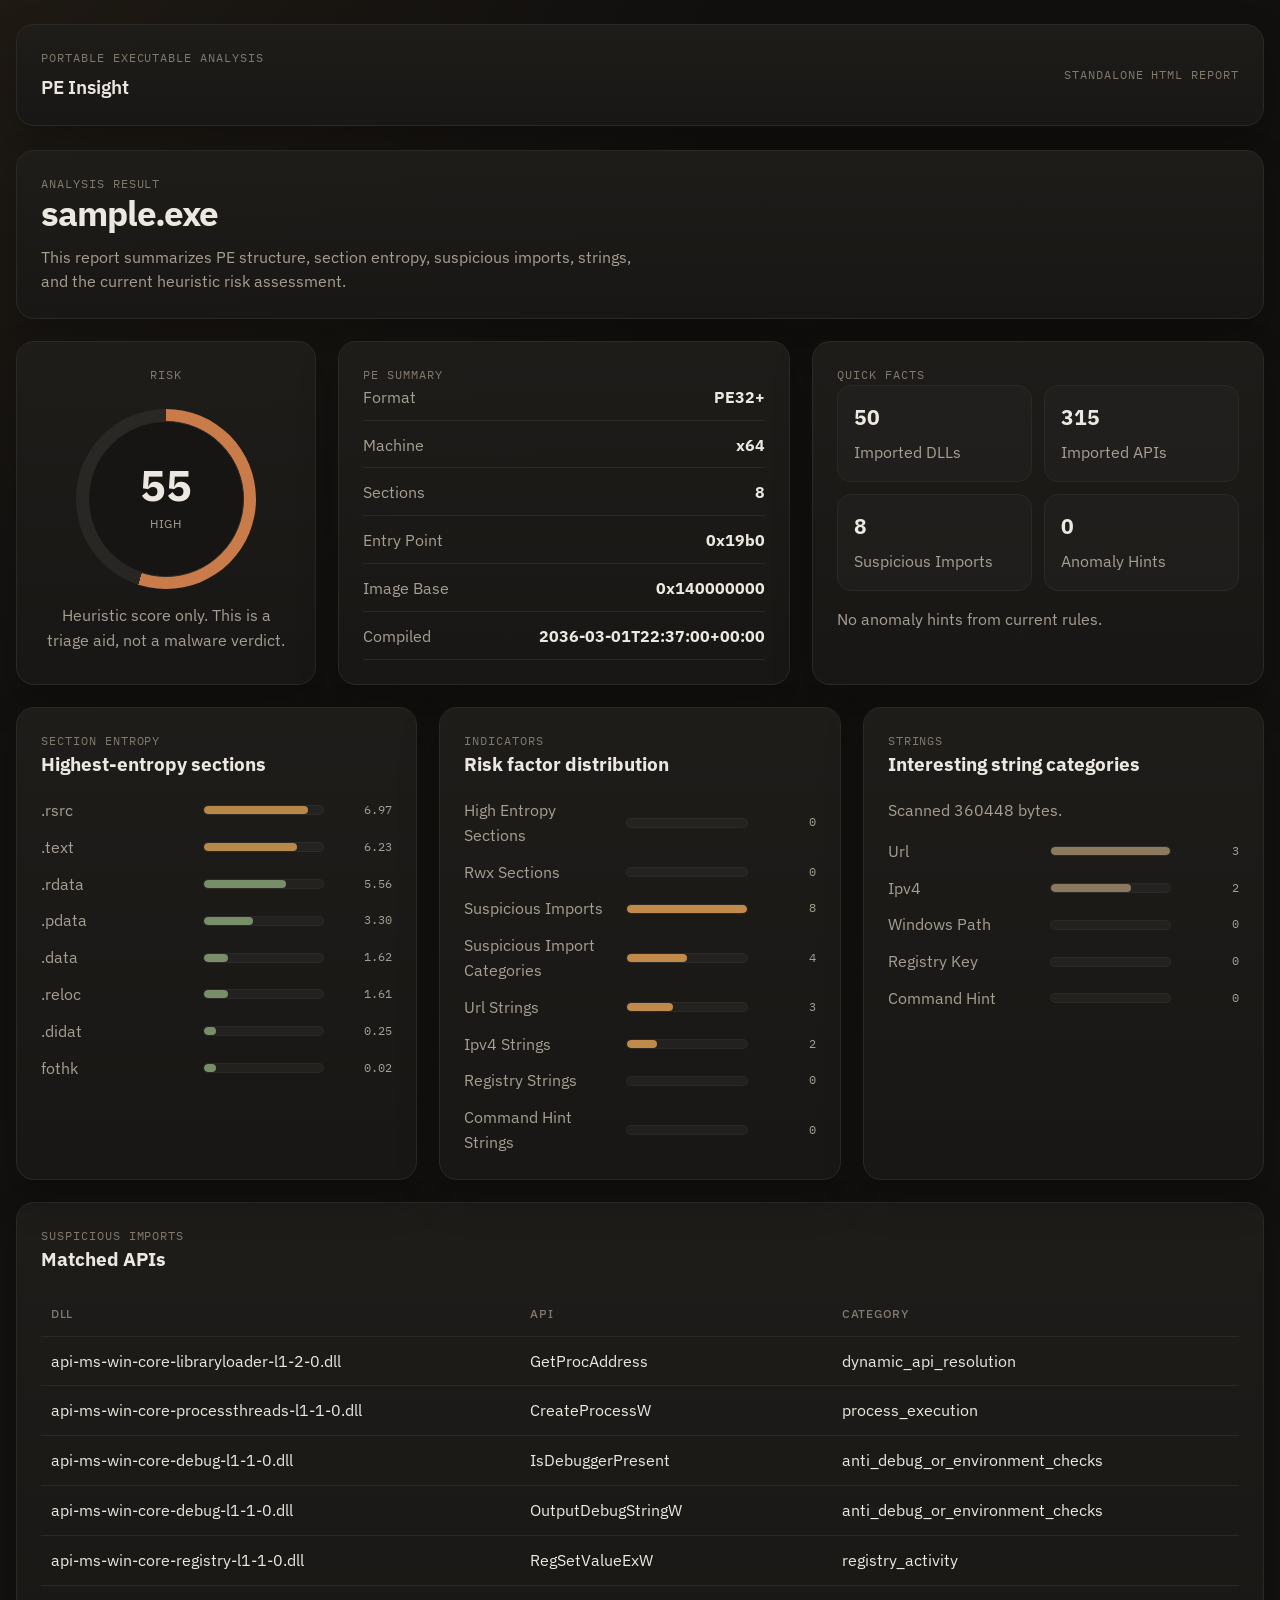
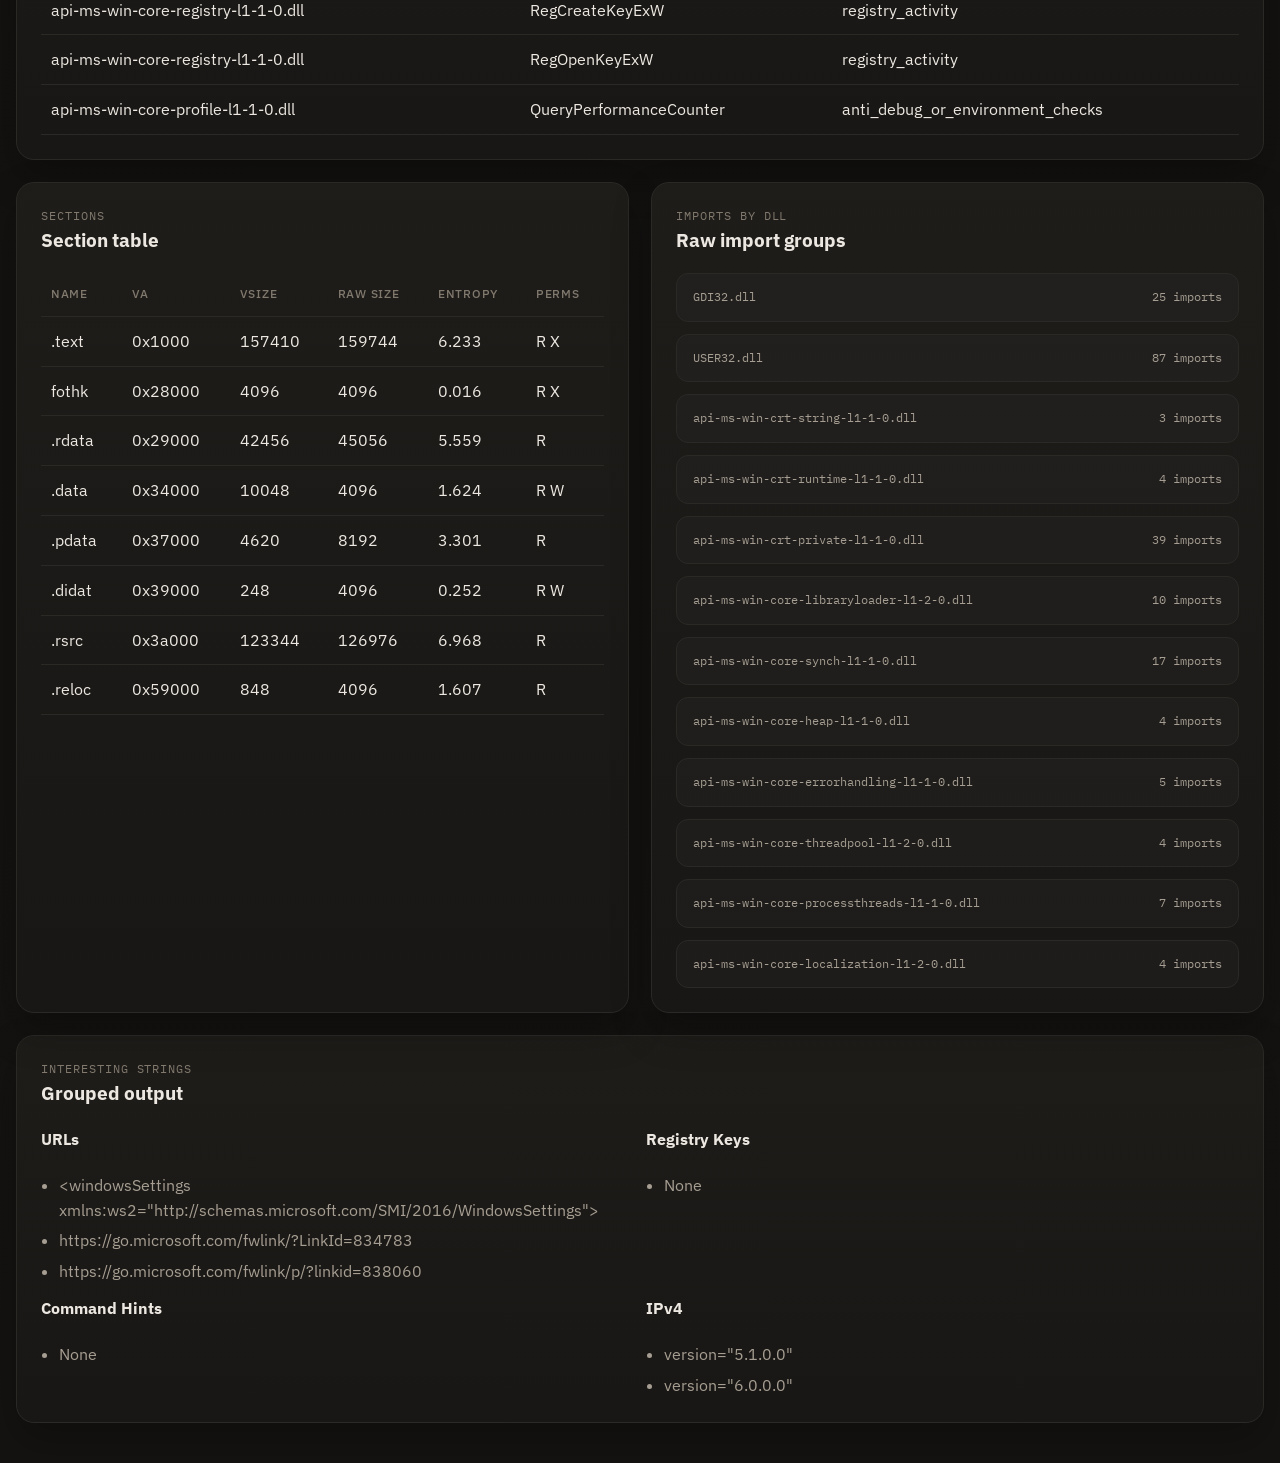
<file: output/sample_20260309_121741_report.html>
<!DOCTYPE html>
<html lang="en">
<head>
    <meta charset="UTF-8" />
    <meta name="viewport" content="width=device-width, initial-scale=1" />
    <title>PE Insight Report — sample.exe</title>

    <link rel="preconnect" href="https://fonts.googleapis.com">
    <link rel="preconnect" href="https://fonts.gstatic.com" crossorigin>
    <link href="https://fonts.googleapis.com/css2?family=IBM+Plex+Mono:wght@400;500;600&family=IBM+Plex+Sans:wght@400;500;600;700&display=swap" rel="stylesheet">

    <style>
        :root {
            --bg: #121110;
            --bg-elevated: #171513;
            --panel: #1b1917;
            --border: #2b2926;
            --border-strong: #393632;
            --text: #ece8e1;
            --text-soft: #a69e92;
            --text-faint: #81796e;
            --accent: #c08b4a;
            --success: #788e69;
            --warning: #b8874a;
            --danger: #b2674d;
            --shadow: 0 18px 40px rgba(0, 0, 0, 0.24);
            --radius-lg: 18px;
            --radius-md: 14px;
            --mono: "IBM Plex Mono", monospace;
            --sans: "IBM Plex Sans", sans-serif;
        }

        * { box-sizing: border-box; }
        body {
            margin: 0;
            background:
                radial-gradient(circle at top left, rgba(192, 139, 74, 0.08), transparent 22%),
                linear-gradient(180deg, #11100f 0%, #151311 100%);
            color: var(--text);
            font-family: var(--sans);
            line-height: 1.55;
        }

        .page {
            width: min(1280px, calc(100% - 32px));
            margin: 0 auto;
            padding: 24px 0 40px;
        }

        .panel {
            background: linear-gradient(180deg, rgba(31, 29, 26, 0.95), rgba(25, 23, 21, 0.95));
            border: 1px solid var(--border);
            border-radius: var(--radius-lg);
            box-shadow: var(--shadow);
            padding: 24px;
        }

        .header {
            display: flex;
            justify-content: space-between;
            gap: 16px;
            align-items: center;
            margin-bottom: 24px;
        }

        .section-label, .mono, .bar-value {
            font-family: var(--mono);
        }

        .section-label {
            color: var(--text-faint);
            font-size: 12px;
            text-transform: uppercase;
            letter-spacing: 0.08em;
        }

        h1, h2, h3, h4, p { margin-top: 0; }

        .title {
            margin: 4px 0 0;
            font-size: 1.2rem;
            font-weight: 600;
        }

        .page-title {
            font-size: 2.2rem;
            line-height: 1.1;
            letter-spacing: -0.03em;
            margin-bottom: 12px;
        }

        .lead {
            color: var(--text-soft);
            max-width: 60ch;
            margin-bottom: 0;
        }

        .overview-grid,
        .visual-grid,
        .detail-grid {
            display: grid;
            gap: 22px;
            margin-top: 22px;
        }

        .overview-grid {
            grid-template-columns: 300px 1fr 1fr;
        }

        .visual-grid {
            grid-template-columns: repeat(3, 1fr);
        }

        .detail-grid {
            grid-template-columns: 1fr 1fr;
        }

        .risk-panel {
            display: grid;
            gap: 14px;
            justify-items: center;
            align-content: start;
        }

        .risk-ring {
            width: 180px;
            height: 180px;
            border-radius: 50%;
            background:
                conic-gradient(var(--accent) 0deg, var(--accent) var(--score-angle), rgba(255,255,255,0.06) var(--score-angle), rgba(255,255,255,0.06) 360deg);
            display: grid;
            place-items: center;
            margin-top: 10px;
            position: relative;
        }

        .risk-ring::before {
            content: "";
            position: absolute;
            inset: 12px;
            border-radius: 50%;
            background: var(--bg-elevated);
            border: 1px solid var(--border);
        }

        .risk-ring-core {
            position: relative;
            z-index: 1;
            text-align: center;
        }

        .risk-ring-core strong {
            display: block;
            font-size: 2.7rem;
            line-height: 1;
        }

        .risk-ring-core span {
            display: block;
            margin-top: 8px;
            font-size: 12px;
            color: var(--text-soft);
            letter-spacing: 0.08em;
        }

        .risk-low { --accent: var(--success); }
        .risk-medium { --accent: var(--warning); }
        .risk-high { --accent: #c97b49; }
        .risk-critical { --accent: var(--danger); }

        .kv-grid,
        .metric-grid,
        .bar-chart,
        .accordion-stack,
        .string-grid {
            display: grid;
            gap: 12px;
        }

        .kv-grid div {
            display: flex;
            justify-content: space-between;
            gap: 16px;
            border-bottom: 1px solid var(--border);
            padding-bottom: 10px;
        }

        .kv-grid span,
        .lead,
        .clean-list,
        .bar-label,
        .metric-card span {
            color: var(--text-soft);
        }

        .metric-grid {
            grid-template-columns: repeat(2, 1fr);
            margin-bottom: 16px;
        }

        .metric-card {
            border: 1px solid var(--border);
            border-radius: var(--radius-md);
            background: rgba(255,255,255,0.02);
            padding: 16px;
        }

        .metric-card strong {
            display: block;
            font-size: 1.3rem;
            margin-bottom: 6px;
        }

        .subtle-list {
            display: grid;
            gap: 8px;
            color: var(--text-soft);
        }

        .bar-row {
            display: grid;
            grid-template-columns: 150px 1fr 56px;
            gap: 12px;
            align-items: center;
        }

        .bar-track {
            height: 10px;
            border-radius: 999px;
            background: rgba(255, 255, 255, 0.04);
            overflow: hidden;
            border: 1px solid rgba(255,255,255,0.03);
        }

        .bar-fill {
            height: 100%;
            border-radius: 999px;
        }

        .bar-fill.level-low { background: var(--success); }
        .bar-fill.level-medium { background: var(--warning); }
        .bar-fill.level-high { background: var(--danger); }
        .bar-fill.level-neutral { background: var(--accent); }
        .bar-fill.level-soft { background: #8c7a60; }

        .bar-value {
            color: var(--text-soft);
            font-size: 12px;
            text-align: right;
        }

        .table-wrap { overflow-x: auto; }
        table { width: 100%; border-collapse: collapse; }
        th, td {
            padding: 12px 10px;
            text-align: left;
            border-bottom: 1px solid var(--border);
            vertical-align: top;
        }
        th {
            color: var(--text-faint);
            font-size: 12px;
            font-weight: 500;
            text-transform: uppercase;
            letter-spacing: 0.06em;
        }

        details {
            border: 1px solid var(--border);
            border-radius: 12px;
            background: rgba(255,255,255,0.02);
            overflow: hidden;
        }

        summary {
            list-style: none;
            display: flex;
            justify-content: space-between;
            gap: 16px;
            padding: 14px 16px;
            cursor: pointer;
            color: var(--text-soft);
            font-family: var(--mono);
            font-size: 12px;
        }

        summary::-webkit-details-marker { display: none; }

        .fold-body { padding: 0 16px 16px; }

        .token-wrap {
            display: flex;
            flex-wrap: wrap;
            gap: 8px;
        }

        .token {
            padding: 7px 10px;
            border-radius: 999px;
            border: 1px solid var(--border);
            background: rgba(255,255,255,0.03);
            color: var(--text-soft);
            font-family: var(--mono);
            font-size: 11px;
        }

        .string-grid {
            grid-template-columns: repeat(2, 1fr);
        }

        .clean-list {
            margin: 0;
            padding-left: 18px;
        }

        .clean-list li + li { margin-top: 6px; }

        @media (max-width: 1120px) {
            .overview-grid,
            .visual-grid,
            .detail-grid {
                grid-template-columns: 1fr;
            }
        }

        @media (max-width: 760px) {
            .page {
                width: min(100% - 20px, 1280px);
            }

            .header {
                flex-direction: column;
                align-items: flex-start;
            }

            .metric-grid,
            .string-grid {
                grid-template-columns: 1fr;
            }

            .bar-row {
                grid-template-columns: 1fr;
            }

            .bar-value {
                text-align: left;
            }

            .panel {
                padding: 18px;
            }
        }
    </style>
</head>
<body>
    <div class="page">
        <section class="panel header">
            <div>
                <div class="section-label">Portable Executable Analysis</div>
                <h1 class="title">PE Insight</h1>
            </div>
            <div class="section-label">Standalone HTML Report</div>
        </section>

        <section class="panel">
            <div class="section-label">Analysis Result</div>
            <h2 class="page-title">sample.exe</h2>
            <p class="lead">
                This report summarizes PE structure, section entropy, suspicious imports,
                strings, and the current heuristic risk assessment.
            </p>
        </section>

        <section class="overview-grid">
            <article class="panel risk-panel">
                <div class="section-label">Risk</div>
<div
    class="risk-ring risk-high"
    data-score-angle="198.0"
>                    <div class="risk-ring-core">
                        <strong>55</strong>
                        <span>HIGH</span>
                    </div>
                </div>
                <p class="lead" style="text-align:center;">Heuristic score only. This is a triage aid, not a malware verdict.</p>
            </article>

            <article class="panel">
                <div class="section-label">PE Summary</div>
                <div class="kv-grid">
                    <div><span>Format</span><strong>PE32+</strong></div>
                    <div><span>Machine</span><strong>x64</strong></div>
                    <div><span>Sections</span><strong>8</strong></div>
                    <div><span>Entry Point</span><strong>0x19b0</strong></div>
                    <div><span>Image Base</span><strong>0x140000000</strong></div>
                    <div><span>Compiled</span><strong>2036-03-01T22:37:00+00:00</strong></div>
                </div>
            </article>

            <article class="panel">
                <div class="section-label">Quick Facts</div>
                <div class="metric-grid">
                    
                        <div class="metric-card">
                            <strong>50</strong>
                            <span>Imported DLLs</span>
                        </div>
                    
                        <div class="metric-card">
                            <strong>315</strong>
                            <span>Imported APIs</span>
                        </div>
                    
                        <div class="metric-card">
                            <strong>8</strong>
                            <span>Suspicious Imports</span>
                        </div>
                    
                        <div class="metric-card">
                            <strong>0</strong>
                            <span>Anomaly Hints</span>
                        </div>
                    
                </div>

                <div class="subtle-list">
                    
                        <div>No anomaly hints from current rules.</div>
                    
                </div>
            </article>
        </section>

        <section class="visual-grid">
            <article class="panel">
                <div class="section-label">Section Entropy</div>
                <h3>Highest-entropy sections</h3>
                <div class="bar-chart">
                    
                        <div class="bar-row">
                            <div class="bar-label">.rsrc</div>
                            <div class="bar-track">
                               <div class="bar-fill level-medium" data-bar-width="87"></div>
                            </div>
                            <div class="bar-value">6.97</div>
                        </div>
                    
                        <div class="bar-row">
                            <div class="bar-label">.text</div>
                            <div class="bar-track">
                               <div class="bar-fill level-medium" data-bar-width="78"></div>
                            </div>
                            <div class="bar-value">6.23</div>
                        </div>
                    
                        <div class="bar-row">
                            <div class="bar-label">.rdata</div>
                            <div class="bar-track">
                               <div class="bar-fill level-low" data-bar-width="69"></div>
                            </div>
                            <div class="bar-value">5.56</div>
                        </div>
                    
                        <div class="bar-row">
                            <div class="bar-label">.pdata</div>
                            <div class="bar-track">
                               <div class="bar-fill level-low" data-bar-width="41"></div>
                            </div>
                            <div class="bar-value">3.30</div>
                        </div>
                    
                        <div class="bar-row">
                            <div class="bar-label">.data</div>
                            <div class="bar-track">
                               <div class="bar-fill level-low" data-bar-width="20"></div>
                            </div>
                            <div class="bar-value">1.62</div>
                        </div>
                    
                        <div class="bar-row">
                            <div class="bar-label">.reloc</div>
                            <div class="bar-track">
                               <div class="bar-fill level-low" data-bar-width="20"></div>
                            </div>
                            <div class="bar-value">1.61</div>
                        </div>
                    
                        <div class="bar-row">
                            <div class="bar-label">.didat</div>
                            <div class="bar-track">
                               <div class="bar-fill level-low" data-bar-width="10"></div>
                            </div>
                            <div class="bar-value">0.25</div>
                        </div>
                    
                        <div class="bar-row">
                            <div class="bar-label">fothk</div>
                            <div class="bar-track">
                               <div class="bar-fill level-low" data-bar-width="10"></div>
                            </div>
                            <div class="bar-value">0.02</div>
                        </div>
                    
                </div>
            </article>

            <article class="panel">
                <div class="section-label">Indicators</div>
                <h3>Risk factor distribution</h3>
                <div class="bar-chart">
                    
                        <div class="bar-row">
                            <div class="bar-label">High Entropy Sections</div>
                            <div class="bar-track">
             <div class="bar-fill level-neutral" data-bar-width="0"></div>
                            </div>
                            <div class="bar-value">0</div>
                        </div>
                    
                        <div class="bar-row">
                            <div class="bar-label">Rwx Sections</div>
                            <div class="bar-track">
             <div class="bar-fill level-neutral" data-bar-width="0"></div>
                            </div>
                            <div class="bar-value">0</div>
                        </div>
                    
                        <div class="bar-row">
                            <div class="bar-label">Suspicious Imports</div>
                            <div class="bar-track">
             <div class="bar-fill level-neutral" data-bar-width="100"></div>
                            </div>
                            <div class="bar-value">8</div>
                        </div>
                    
                        <div class="bar-row">
                            <div class="bar-label">Suspicious Import Categories</div>
                            <div class="bar-track">
             <div class="bar-fill level-neutral" data-bar-width="50"></div>
                            </div>
                            <div class="bar-value">4</div>
                        </div>
                    
                        <div class="bar-row">
                            <div class="bar-label">Url Strings</div>
                            <div class="bar-track">
             <div class="bar-fill level-neutral" data-bar-width="38"></div>
                            </div>
                            <div class="bar-value">3</div>
                        </div>
                    
                        <div class="bar-row">
                            <div class="bar-label">Ipv4 Strings</div>
                            <div class="bar-track">
             <div class="bar-fill level-neutral" data-bar-width="25"></div>
                            </div>
                            <div class="bar-value">2</div>
                        </div>
                    
                        <div class="bar-row">
                            <div class="bar-label">Registry Strings</div>
                            <div class="bar-track">
             <div class="bar-fill level-neutral" data-bar-width="0"></div>
                            </div>
                            <div class="bar-value">0</div>
                        </div>
                    
                        <div class="bar-row">
                            <div class="bar-label">Command Hint Strings</div>
                            <div class="bar-track">
             <div class="bar-fill level-neutral" data-bar-width="0"></div>
                            </div>
                            <div class="bar-value">0</div>
                        </div>
                    
                </div>
            </article>

            <article class="panel">
                <div class="section-label">Strings</div>
                <h3>Interesting string categories</h3>
                <p class="lead" style="margin-bottom: 16px;">
    Scanned 360448 bytes.
</p>
                <div class="bar-chart">
                    
                        <div class="bar-row">
                            <div class="bar-label">Url</div>
                            <div class="bar-track">
                          <div class="bar-fill level-soft" data-bar-width="100"></div>
                            </div>
                            <div class="bar-value">3</div>
                        </div>
                    
                        <div class="bar-row">
                            <div class="bar-label">Ipv4</div>
                            <div class="bar-track">
                          <div class="bar-fill level-soft" data-bar-width="67"></div>
                            </div>
                            <div class="bar-value">2</div>
                        </div>
                    
                        <div class="bar-row">
                            <div class="bar-label">Windows Path</div>
                            <div class="bar-track">
                          <div class="bar-fill level-soft" data-bar-width="0"></div>
                            </div>
                            <div class="bar-value">0</div>
                        </div>
                    
                        <div class="bar-row">
                            <div class="bar-label">Registry Key</div>
                            <div class="bar-track">
                          <div class="bar-fill level-soft" data-bar-width="0"></div>
                            </div>
                            <div class="bar-value">0</div>
                        </div>
                    
                        <div class="bar-row">
                            <div class="bar-label">Command Hint</div>
                            <div class="bar-track">
                          <div class="bar-fill level-soft" data-bar-width="0"></div>
                            </div>
                            <div class="bar-value">0</div>
                        </div>
                    
                </div>
            </article>
        </section>

        <section class="panel" style="margin-top:22px;">
            <div class="section-label">Suspicious Imports</div>
            <h3>Matched APIs</h3>
            <div class="table-wrap">
                <table>
                    <thead>
                        <tr>
                            <th>DLL</th>
                            <th>API</th>
                            <th>Category</th>
                        </tr>
                    </thead>
                    <tbody>
                        
                            <tr>
                                <td>api-ms-win-core-libraryloader-l1-2-0.dll</td>
                                <td>GetProcAddress</td>
                                <td>dynamic_api_resolution</td>
                            </tr>
                        
                            <tr>
                                <td>api-ms-win-core-processthreads-l1-1-0.dll</td>
                                <td>CreateProcessW</td>
                                <td>process_execution</td>
                            </tr>
                        
                            <tr>
                                <td>api-ms-win-core-debug-l1-1-0.dll</td>
                                <td>IsDebuggerPresent</td>
                                <td>anti_debug_or_environment_checks</td>
                            </tr>
                        
                            <tr>
                                <td>api-ms-win-core-debug-l1-1-0.dll</td>
                                <td>OutputDebugStringW</td>
                                <td>anti_debug_or_environment_checks</td>
                            </tr>
                        
                            <tr>
                                <td>api-ms-win-core-registry-l1-1-0.dll</td>
                                <td>RegSetValueExW</td>
                                <td>registry_activity</td>
                            </tr>
                        
                            <tr>
                                <td>api-ms-win-core-registry-l1-1-0.dll</td>
                                <td>RegCreateKeyExW</td>
                                <td>registry_activity</td>
                            </tr>
                        
                            <tr>
                                <td>api-ms-win-core-registry-l1-1-0.dll</td>
                                <td>RegOpenKeyExW</td>
                                <td>registry_activity</td>
                            </tr>
                        
                            <tr>
                                <td>api-ms-win-core-profile-l1-1-0.dll</td>
                                <td>QueryPerformanceCounter</td>
                                <td>anti_debug_or_environment_checks</td>
                            </tr>
                        
                    </tbody>
                </table>
            </div>
        </section>

        <section class="detail-grid" style="margin-top:22px;">
            <article class="panel">
                <div class="section-label">Sections</div>
                <h3>Section table</h3>
                <div class="table-wrap">
                    <table>
                        <thead>
                            <tr>
                                <th>Name</th>
                                <th>VA</th>
                                <th>VSize</th>
                                <th>Raw Size</th>
                                <th>Entropy</th>
                                <th>Perms</th>
                            </tr>
                        </thead>
                        <tbody>
                            
                                <tr>
                                    <td>.text</td>
                                    <td>0x1000</td>
                                    <td>157410</td>
                                    <td>159744</td>
                                    <td>6.233</td>
                                    <td>
                                        R
                                        
                                        X
                                    </td>
                                </tr>
                            
                                <tr>
                                    <td>fothk</td>
                                    <td>0x28000</td>
                                    <td>4096</td>
                                    <td>4096</td>
                                    <td>0.016</td>
                                    <td>
                                        R
                                        
                                        X
                                    </td>
                                </tr>
                            
                                <tr>
                                    <td>.rdata</td>
                                    <td>0x29000</td>
                                    <td>42456</td>
                                    <td>45056</td>
                                    <td>5.559</td>
                                    <td>
                                        R
                                        
                                        
                                    </td>
                                </tr>
                            
                                <tr>
                                    <td>.data</td>
                                    <td>0x34000</td>
                                    <td>10048</td>
                                    <td>4096</td>
                                    <td>1.624</td>
                                    <td>
                                        R
                                        W
                                        
                                    </td>
                                </tr>
                            
                                <tr>
                                    <td>.pdata</td>
                                    <td>0x37000</td>
                                    <td>4620</td>
                                    <td>8192</td>
                                    <td>3.301</td>
                                    <td>
                                        R
                                        
                                        
                                    </td>
                                </tr>
                            
                                <tr>
                                    <td>.didat</td>
                                    <td>0x39000</td>
                                    <td>248</td>
                                    <td>4096</td>
                                    <td>0.252</td>
                                    <td>
                                        R
                                        W
                                        
                                    </td>
                                </tr>
                            
                                <tr>
                                    <td>.rsrc</td>
                                    <td>0x3a000</td>
                                    <td>123344</td>
                                    <td>126976</td>
                                    <td>6.968</td>
                                    <td>
                                        R
                                        
                                        
                                    </td>
                                </tr>
                            
                                <tr>
                                    <td>.reloc</td>
                                    <td>0x59000</td>
                                    <td>848</td>
                                    <td>4096</td>
                                    <td>1.607</td>
                                    <td>
                                        R
                                        
                                        
                                    </td>
                                </tr>
                            
                        </tbody>
                    </table>
                </div>
            </article>

            <article class="panel">
                <div class="section-label">Imports by DLL</div>
                <h3>Raw import groups</h3>
                <div class="accordion-stack">
                    
                        <details>
                            <summary>
                                <span>GDI32.dll</span>
                                <span>25 imports</span>
                            </summary>
                            <div class="fold-body">
                                <div class="token-wrap">
                                    
                                        <span class="token">SetMapMode</span>
                                    
                                        <span class="token">SetViewportExtEx</span>
                                    
                                        <span class="token">SetWindowExtEx</span>
                                    
                                        <span class="token">LPtoDP</span>
                                    
                                        <span class="token">SetBkMode</span>
                                    
                                        <span class="token">GetTextMetricsW</span>
                                    
                                        <span class="token">TextOutW</span>
                                    
                                        <span class="token">AbortDoc</span>
                                    
                                        <span class="token">EndDoc</span>
                                    
                                        <span class="token">SetAbortProc</span>
                                    
                                        <span class="token">StartDocW</span>
                                    
                                        <span class="token">StartPage</span>
                                    
                                        <span class="token">CreateDCW</span>
                                    
                                        <span class="token">EnumFontsW</span>
                                    
                                        <span class="token">GetTextFaceW</span>
                                    
                                        <span class="token">GetDeviceCaps</span>
                                    
                                        <span class="token">DeleteDC</span>
                                    
                                        <span class="token">DeleteObject</span>
                                    
                                        <span class="token">SetBkColor</span>
                                    
                                        <span class="token">CreateSolidBrush</span>
                                    
                                        <span class="token">GetTextExtentPoint32W</span>
                                    
                                        <span class="token">SelectObject</span>
                                    
                                        <span class="token">CreateCompatibleDC</span>
                                    
                                        <span class="token">EndPage</span>
                                    
                                        <span class="token">CreateFontIndirectW</span>
                                    
                                </div>
                            </div>
                        </details>
                    
                        <details>
                            <summary>
                                <span>USER32.dll</span>
                                <span>87 imports</span>
                            </summary>
                            <div class="fold-body">
                                <div class="token-wrap">
                                    
                                        <span class="token">PostQuitMessage</span>
                                    
                                        <span class="token">BeginPaint</span>
                                    
                                        <span class="token">EndPaint</span>
                                    
                                        <span class="token">FillRect</span>
                                    
                                        <span class="token">DrawTextW</span>
                                    
                                        <span class="token">DrawFocusRect</span>
                                    
                                        <span class="token">DefWindowProcW</span>
                                    
                                        <span class="token">TrackMouseEvent</span>
                                    
                                        <span class="token">InvalidateRect</span>
                                    
                                        <span class="token">DestroyIcon</span>
                                    
                                        <span class="token">SetThreadDpiAwarenessContext</span>
                                    
                                        <span class="token">DialogBoxParamW</span>
                                    
                                        <span class="token">LoadIconW</span>
                                    
                                        <span class="token">GetFocus</span>
                                    
                                        <span class="token">MessageBoxW</span>
                                    
                                        <span class="token">ShowWindow</span>
                                    
                                        <span class="token">SetCursor</span>
                                    
                                        <span class="token">SetActiveWindow</span>
                                    
                                        <span class="token">EnableMenuItem</span>
                                    
                                        <span class="token">IsIconic</span>
                                    
                                        <span class="token">SetFocus</span>
                                    
                                        <span class="token">MessageBeep</span>
                                    
                                        <span class="token">GetForegroundWindow</span>
                                    
                                        <span class="token">GetDlgCtrlID</span>
                                    
                                        <span class="token">SetWindowPos</span>
                                    
                                        <span class="token">RedrawWindow</span>
                                    
                                        <span class="token">GetKeyboardLayout</span>
                                    
                                        <span class="token">CharNextW</span>
                                    
                                        <span class="token">SetWinEventHook</span>
                                    
                                        <span class="token">GetMessageW</span>
                                    
                                        <span class="token">TranslateAcceleratorW</span>
                                    
                                        <span class="token">IsDialogMessageW</span>
                                    
                                        <span class="token">TranslateMessage</span>
                                    
                                        <span class="token">DispatchMessageW</span>
                                    
                                        <span class="token">UnhookWinEvent</span>
                                    
                                        <span class="token">SetWindowTextW</span>
                                    
                                        <span class="token">GetMenu</span>
                                    
                                        <span class="token">GetSubMenu</span>
                                    
                                        <span class="token">OpenClipboard</span>
                                    
                                        <span class="token">IsClipboardFormatAvailable</span>
                                    
                                </div>
                            </div>
                        </details>
                    
                        <details>
                            <summary>
                                <span>api-ms-win-crt-string-l1-1-0.dll</span>
                                <span>3 imports</span>
                            </summary>
                            <div class="fold-body">
                                <div class="token-wrap">
                                    
                                        <span class="token">wcscmp</span>
                                    
                                        <span class="token">wcsnlen</span>
                                    
                                        <span class="token">memset</span>
                                    
                                </div>
                            </div>
                        </details>
                    
                        <details>
                            <summary>
                                <span>api-ms-win-crt-runtime-l1-1-0.dll</span>
                                <span>4 imports</span>
                            </summary>
                            <div class="fold-body">
                                <div class="token-wrap">
                                    
                                        <span class="token">_c_exit</span>
                                    
                                        <span class="token">_initterm_e</span>
                                    
                                        <span class="token">_initterm</span>
                                    
                                        <span class="token">_register_thread_local_exe_atexit_callback</span>
                                    
                                </div>
                            </div>
                        </details>
                    
                        <details>
                            <summary>
                                <span>api-ms-win-crt-private-l1-1-0.dll</span>
                                <span>39 imports</span>
                            </summary>
                            <div class="fold-body">
                                <div class="token-wrap">
                                    
                                        <span class="token">_o__get_wide_winmain_command_line</span>
                                    
                                        <span class="token">_o__initialize_onexit_table</span>
                                    
                                        <span class="token">_o__initialize_wide_environment</span>
                                    
                                        <span class="token">_o__invalid_parameter_noinfo</span>
                                    
                                        <span class="token">_o__purecall</span>
                                    
                                        <span class="token">_o__register_onexit_function</span>
                                    
                                        <span class="token">_o__seh_filter_exe</span>
                                    
                                        <span class="token">_o__set_app_type</span>
                                    
                                        <span class="token">_o__set_fmode</span>
                                    
                                        <span class="token">_o__set_new_mode</span>
                                    
                                        <span class="token">_o__wcsicmp</span>
                                    
                                        <span class="token">_o__wtol</span>
                                    
                                        <span class="token">_o_exit</span>
                                    
                                        <span class="token">_o_free</span>
                                    
                                        <span class="token">_o_iswdigit</span>
                                    
                                        <span class="token">_o_malloc</span>
                                    
                                        <span class="token">_o_terminate</span>
                                    
                                        <span class="token">__CxxFrameHandler3</span>
                                    
                                        <span class="token">__current_exception</span>
                                    
                                        <span class="token">__current_exception_context</span>
                                    
                                        <span class="token">_CxxThrowException</span>
                                    
                                        <span class="token">_o__crt_atexit</span>
                                    
                                        <span class="token">_o___stdio_common_vswprintf</span>
                                    
                                        <span class="token">_o__configure_wide_argv</span>
                                    
                                        <span class="token">_o___std_exception_destroy</span>
                                    
                                        <span class="token">_o___std_exception_copy</span>
                                    
                                        <span class="token">_o__configthreadlocale</span>
                                    
                                        <span class="token">_o___p__commode</span>
                                    
                                        <span class="token">_o__exit</span>
                                    
                                        <span class="token">_o__cexit</span>
                                    
                                        <span class="token">_o__callnewh</span>
                                    
                                        <span class="token">_o__beginthreadex</span>
                                    
                                        <span class="token">_o__errno</span>
                                    
                                        <span class="token">wcsrchr</span>
                                    
                                        <span class="token">wcschr</span>
                                    
                                        <span class="token">__C_specific_handler</span>
                                    
                                        <span class="token">memcmp</span>
                                    
                                        <span class="token">memcpy</span>
                                    
                                        <span class="token">memmove</span>
                                    
                                </div>
                            </div>
                        </details>
                    
                        <details>
                            <summary>
                                <span>api-ms-win-core-libraryloader-l1-2-0.dll</span>
                                <span>10 imports</span>
                            </summary>
                            <div class="fold-body">
                                <div class="token-wrap">
                                    
                                        <span class="token">LockResource</span>
                                    
                                        <span class="token">GetModuleHandleExW</span>
                                    
                                        <span class="token">FindResourceExW</span>
                                    
                                        <span class="token">LoadResource</span>
                                    
                                        <span class="token">GetModuleHandleA</span>
                                    
                                        <span class="token">GetModuleFileNameA</span>
                                    
                                        <span class="token">FreeLibrary</span>
                                    
                                        <span class="token">GetProcAddress</span>
                                    
                                        <span class="token">GetModuleHandleW</span>
                                    
                                        <span class="token">GetModuleFileNameW</span>
                                    
                                </div>
                            </div>
                        </details>
                    
                        <details>
                            <summary>
                                <span>api-ms-win-core-synch-l1-1-0.dll</span>
                                <span>17 imports</span>
                            </summary>
                            <div class="fold-body">
                                <div class="token-wrap">
                                    
                                        <span class="token">LeaveCriticalSection</span>
                                    
                                        <span class="token">InitializeCriticalSectionEx</span>
                                    
                                        <span class="token">WaitForSingleObject</span>
                                    
                                        <span class="token">ReleaseSemaphore</span>
                                    
                                        <span class="token">ReleaseSRWLockExclusive</span>
                                    
                                        <span class="token">EnterCriticalSection</span>
                                    
                                        <span class="token">SetEvent</span>
                                    
                                        <span class="token">CreateEventExW</span>
                                    
                                        <span class="token">AcquireSRWLockExclusive</span>
                                    
                                        <span class="token">ReleaseMutex</span>
                                    
                                        <span class="token">WaitForSingleObjectEx</span>
                                    
                                        <span class="token">DeleteCriticalSection</span>
                                    
                                        <span class="token">AcquireSRWLockShared</span>
                                    
                                        <span class="token">CreateMutexExW</span>
                                    
                                        <span class="token">OpenSemaphoreW</span>
                                    
                                        <span class="token">ReleaseSRWLockShared</span>
                                    
                                        <span class="token">CreateSemaphoreExW</span>
                                    
                                </div>
                            </div>
                        </details>
                    
                        <details>
                            <summary>
                                <span>api-ms-win-core-heap-l1-1-0.dll</span>
                                <span>4 imports</span>
                            </summary>
                            <div class="fold-body">
                                <div class="token-wrap">
                                    
                                        <span class="token">GetProcessHeap</span>
                                    
                                        <span class="token">HeapAlloc</span>
                                    
                                        <span class="token">HeapSetInformation</span>
                                    
                                        <span class="token">HeapFree</span>
                                    
                                </div>
                            </div>
                        </details>
                    
                        <details>
                            <summary>
                                <span>api-ms-win-core-errorhandling-l1-1-0.dll</span>
                                <span>5 imports</span>
                            </summary>
                            <div class="fold-body">
                                <div class="token-wrap">
                                    
                                        <span class="token">UnhandledExceptionFilter</span>
                                    
                                        <span class="token">SetUnhandledExceptionFilter</span>
                                    
                                        <span class="token">RaiseException</span>
                                    
                                        <span class="token">GetLastError</span>
                                    
                                        <span class="token">SetLastError</span>
                                    
                                </div>
                            </div>
                        </details>
                    
                        <details>
                            <summary>
                                <span>api-ms-win-core-threadpool-l1-2-0.dll</span>
                                <span>4 imports</span>
                            </summary>
                            <div class="fold-body">
                                <div class="token-wrap">
                                    
                                        <span class="token">CloseThreadpoolTimer</span>
                                    
                                        <span class="token">WaitForThreadpoolTimerCallbacks</span>
                                    
                                        <span class="token">CreateThreadpoolTimer</span>
                                    
                                        <span class="token">SetThreadpoolTimer</span>
                                    
                                </div>
                            </div>
                        </details>
                    
                        <details>
                            <summary>
                                <span>api-ms-win-core-processthreads-l1-1-0.dll</span>
                                <span>7 imports</span>
                            </summary>
                            <div class="fold-body">
                                <div class="token-wrap">
                                    
                                        <span class="token">GetCurrentProcess</span>
                                    
                                        <span class="token">OpenProcessToken</span>
                                    
                                        <span class="token">CreateProcessW</span>
                                    
                                        <span class="token">TerminateProcess</span>
                                    
                                        <span class="token">GetCurrentThreadId</span>
                                    
                                        <span class="token">GetStartupInfoW</span>
                                    
                                        <span class="token">GetCurrentProcessId</span>
                                    
                                </div>
                            </div>
                        </details>
                    
                        <details>
                            <summary>
                                <span>api-ms-win-core-localization-l1-2-0.dll</span>
                                <span>4 imports</span>
                            </summary>
                            <div class="fold-body">
                                <div class="token-wrap">
                                    
                                        <span class="token">FormatMessageW</span>
                                    
                                        <span class="token">FindNLSString</span>
                                    
                                        <span class="token">GetLocaleInfoW</span>
                                    
                                        <span class="token">GetACP</span>
                                    
                                </div>
                            </div>
                        </details>
                    
                </div>
            </article>
        </section>

        <section class="panel" style="margin-top:22px;">
            <div class="section-label">Interesting Strings</div>
            <h3>Grouped output</h3>
            <div class="string-grid">
                <div>
                    <h4>URLs</h4>
                    <ul class="clean-list">
                        
                            <li>&lt;windowsSettings xmlns:ws2=&#34;http://schemas.microsoft.com/SMI/2016/WindowsSettings&#34;&gt;</li>
                        
                            <li>https://go.microsoft.com/fwlink/?LinkId=834783</li>
                        
                            <li>https://go.microsoft.com/fwlink/p/?linkid=838060</li>
                        
                    </ul>
                </div>

                <div>
                    <h4>Registry Keys</h4>
                    <ul class="clean-list">
                        
                            <li>None</li>
                        
                    </ul>
                </div>

                <div>
                    <h4>Command Hints</h4>
                    <ul class="clean-list">
                        
                            <li>None</li>
                        
                    </ul>
                </div>

                <div>
                    <h4>IPv4</h4>
                    <ul class="clean-list">
                        
                            <li>version=&#34;5.1.0.0&#34;</li>
                        
                            <li>version=&#34;6.0.0.0&#34;</li>
                        
                    </ul>
                </div>
            </div>
        </section>
    </div>
    <script>
    document.querySelectorAll("[data-bar-width]").forEach((element) => {
        const width = Number(element.getAttribute("data-bar-width") || 0);
        element.style.width = `${width}%`;
    });

    document.querySelectorAll("[data-score-angle]").forEach((element) => {
        const angle = Number(element.getAttribute("data-score-angle") || 0);
        element.style.setProperty("--score-angle", `${angle}deg`);
    });
</script>
</body>
</html>
</file>
